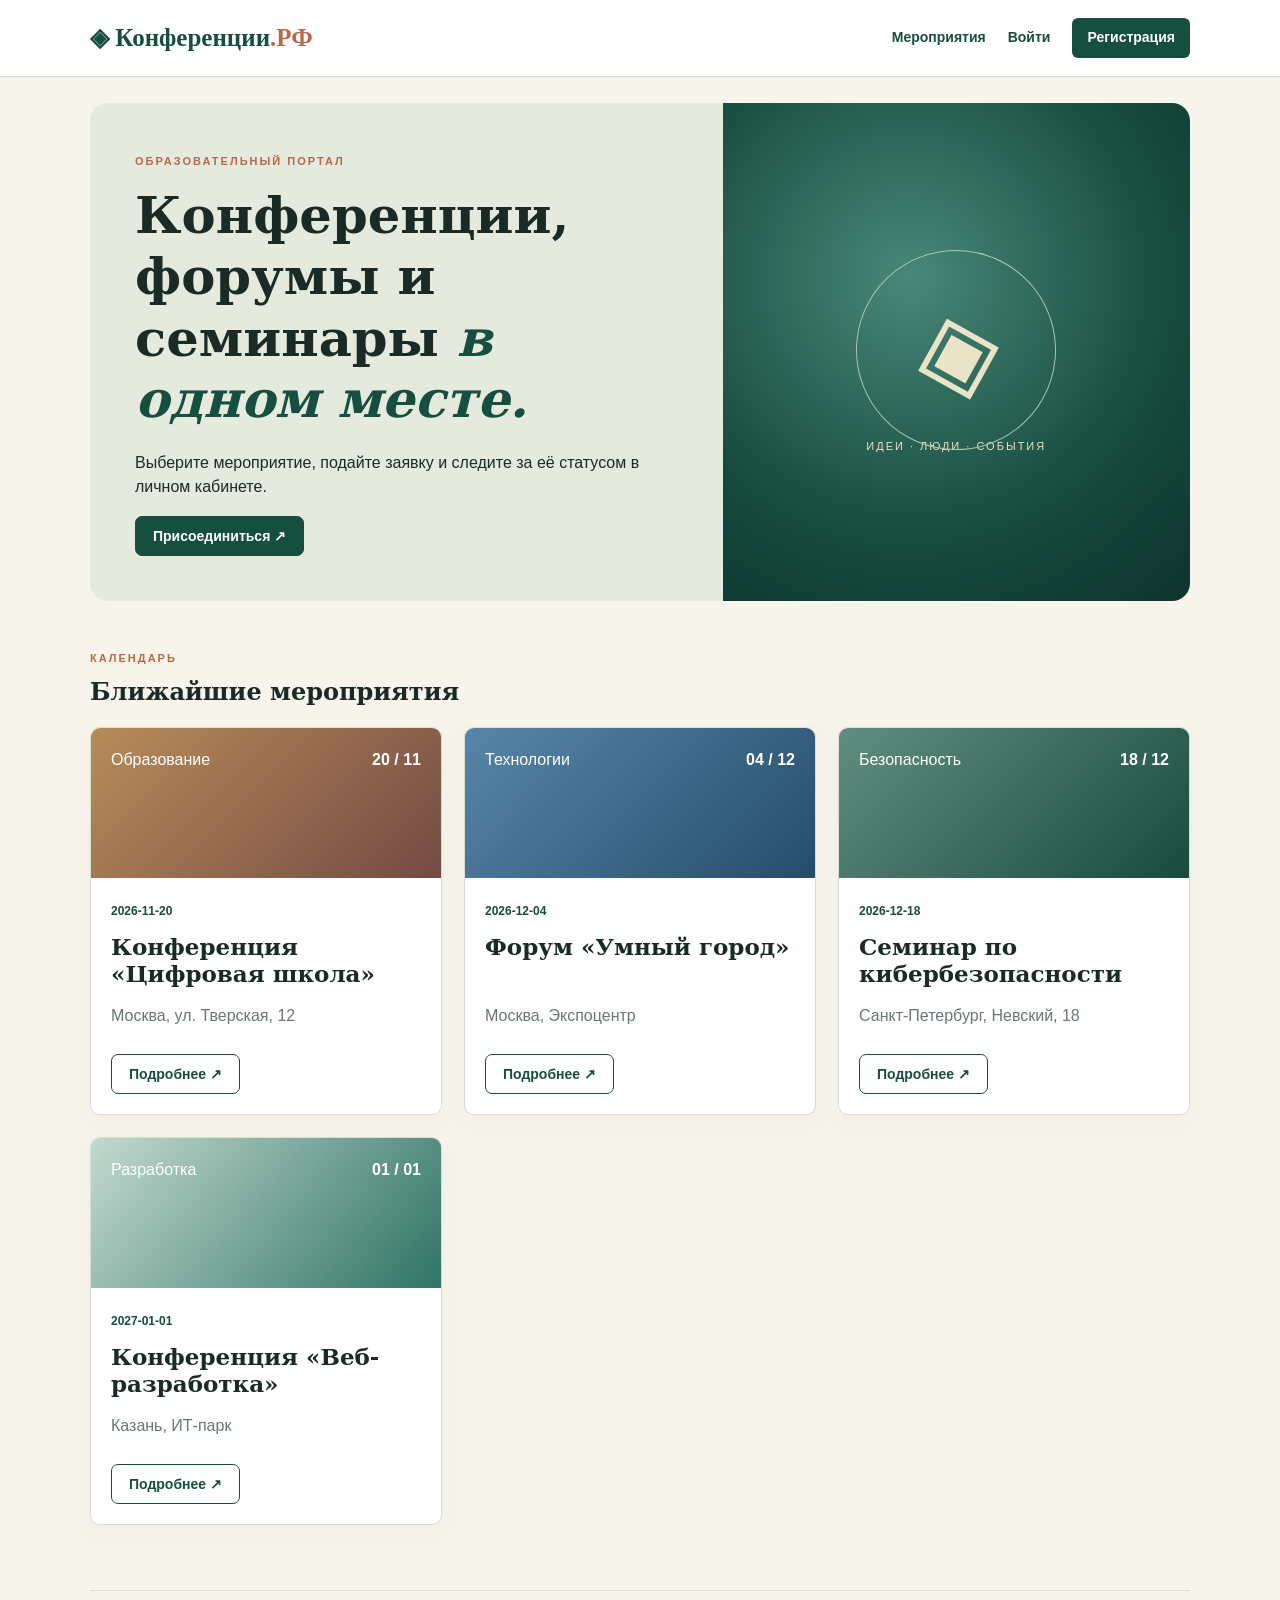
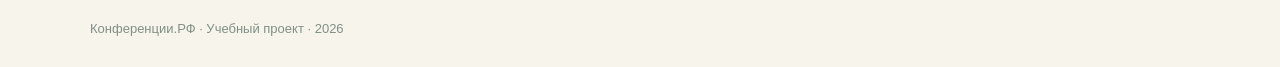
<file: screenshots/01_главная_макет.html>
<!doctype html><html lang="ru"><head><meta charset="utf-8"><meta name="viewport" content="width=device-width, initial-scale=1"><title>Конференции.РФ</title><style>:root{--green:#164e3f;--ink:#1b2a25;--cream:#f7f4eb;--line:#d9ddd2;--rust:#b96947}*{box-sizing:border-box}body{margin:0;background:var(--cream);font-family:Arial,'DejaVu Sans',sans-serif;color:var(--ink);line-height:1.55}h1,h2,h3{font-family:Georgia,'DejaVu Serif',serif;line-height:1.2}h1{font-size:clamp(32px,4vw,54px)}a{color:var(--green)}.container{width:min(1100px,calc(100% - 40px));margin:auto}.topbar{background:white;border-bottom:1px solid var(--line)}.nav{display:flex;align-items:center;justify-content:space-between;min-height:76px}.brand{font-family:Georgia,serif;font-size:25px;font-weight:bold;text-decoration:none;color:var(--green)}.brand span{color:var(--rust)}.navlinks{display:flex;gap:22px;align-items:center}.navlinks a{text-decoration:none;font-weight:600;font-size:14px}.navlinks form{margin:0}.link-button{border:0;background:transparent;color:var(--green);font:inherit;cursor:pointer}.nav-register{background:var(--green);color:white!important;padding:9px 15px;border-radius:6px}.menu-toggle{display:none}.main-content{min-height:calc(100vh - 190px);padding-top:26px;padding-bottom:65px}.hero{display:grid;grid-template-columns:1.15fr 0.85fr;background:#e5eade;border-radius:18px;overflow:hidden;min-height:340px}.hero>div:first-child{padding:45px}.hero h1{margin:12px 0 20px}.hero h1 em{color:var(--green)}.eyebrow{letter-spacing:2px;font-size:11px;font-weight:800;color:var(--rust)}.hero p{max-width:520px}.hero-illustration{background:radial-gradient(circle at 40% 35%,#498879,#174c3f 60%,#0e332d);display:flex;align-items:center;justify-content:center;flex-direction:column;color:#e9e3c8;overflow:hidden}.orbit{width:200px;height:200px;border:1px solid #a6c7b3;border-radius:50%;display:grid;place-items:center;font-size:110px;transform:rotate(-16deg)}.hero-illustration>span{margin-top:-12px;font-size:11px;letter-spacing:2px}.button{display:inline-block;background:var(--green);color:white;border:1px solid var(--green);border-radius:7px;padding:11px 17px;font:600 14px Arial;text-decoration:none;cursor:pointer}.button:hover{filter:brightness(1.15)}.button.outline{background:transparent;color:var(--green)}.button.danger{background:#fff;color:#a83f35;border-color:#d9b1ad}.section-heading{display:flex;align-items:center;justify-content:space-between;gap:10px;margin:38px 0 20px}.section-heading h2{margin:0}.cards{display:grid;grid-template-columns:repeat(3,1fr);gap:22px}.event-card,.panel,.review-card{background:#fff;border:1px solid var(--line);border-radius:10px;overflow:hidden;box-shadow:0 8px 24px #2f463009}.visual{height:150px;background:linear-gradient(130deg,#c3d9cf,#2f7464);padding:20px;display:flex;align-items:start;justify-content:space-between;color:#fff;gap:10px}.visual-1{background:linear-gradient(135deg,#b78c5a,#734b43)}.visual-2{background:linear-gradient(135deg,#5886a8,#264c6a)}.visual-3{background:linear-gradient(135deg,#618d80,#184b3e)}.event-inner{padding:20px}.event-inner h3{margin:10px 0;font-size:23px;min-height:55px}.event-inner p,.muted{color:#6b7770}.event-date{color:var(--green);font-size:12px;font-weight:bold}.event-inner .button{margin-top:9px}.footer{border-top:1px solid var(--line);padding:28px 0;color:#819087;font-size:13px}.form-shell{max-width:480px;margin:32px auto}.form-shell h1{margin-bottom:8px}.form-card{padding:27px;display:flex;flex-direction:column;gap:12px}.form-card label,.filters label{display:flex;flex-direction:column;gap:6px;font-size:13px;font-weight:650}.form-card input,.form-card select,.form-card textarea,.filters input,.filters select{padding:12px;border:1px solid #c9d2cb;border-radius:5px;font:15px Arial;background:white;width:100%}.field-error{color:#aa382d;font-size:12px;min-height:3px}.invalid{border-color:#aa382d!important}.form-shell .button{margin-top:5px}.flash{padding:14px 18px;background:#e1f1e9;border-left:4px solid var(--green);margin-bottom:20px}.event-detail{background:white;border:1px solid var(--line);border-radius:12px;padding:30px;margin:24px 0}.event-detail h1{margin:13px 0}.info-grid{display:grid;grid-template-columns:1fr 1fr;gap:20px;margin:25px 0}.notice{color:#a8513e}.back{display:inline-block;margin-top:10px}.review-card{padding:16px;margin:12px 0}.request-grid{display:grid;grid-template-columns:repeat(2,1fr);gap:16px}.request-card{padding:20px}.request-card h3{font-size:20px}.request-card p{margin:5px 0}.status{font-size:12px;border-radius:25px;padding:5px 10px;background:#eee}.status-1{background:#faeccd}.status-2{background:#dcecf5}.status-3{background:#daefe1}.actions{display:flex;gap:8px;align-items:center;flex-wrap:wrap;margin-top:16px}.actions form{margin:0}.filters{padding:15px;display:grid;grid-template-columns:1fr 1fr 1fr auto;gap:13px;align-items:end;margin:20px 0}.error-page{text-align:center;padding:60px 0}@media(max-width:760px){.container{width:calc(100% - 28px)}.nav{min-height:64px;position:relative}.brand{font-size:21px}.menu-toggle{display:block;background:white;border:1px solid var(--line);padding:8px 12px;font-size:19px;border-radius:6px}.navlinks{display:none;position:absolute;top:64px;left:0;right:0;flex-direction:column;align-items:stretch;background:white;padding:20px;z-index:10;box-shadow:0 15px 20px #0002}.navlinks.open{display:flex}.hero{display:block}.hero>div:first-child{padding:26px}.hero-illustration{display:none}.cards,.request-grid{grid-template-columns:1fr}.filters{grid-template-columns:1fr}.section-heading{align-items:flex-start;flex-direction:column}.event-inner h3{min-height:0}.event-detail{padding:22px}.info-grid{grid-template-columns:1fr}}
</style></head>
<body><header class="topbar"><div class="container nav"><a class="brand" href="/">◈ Конференции<span>.РФ</span></a><button class="menu-toggle" aria-label="Открыть меню" type="button">☰</button><nav class="navlinks"><a href="/">Мероприятия</a><a href="/login">Войти</a><a class="nav-register" href="/register">Регистрация</a></nav></div></header>
<main class="container main-content"><section class="hero"><div><span class="eyebrow">ОБРАЗОВАТЕЛЬНЫЙ ПОРТАЛ</span><h1>Конференции, форумы и семинары <em>в одном месте.</em></h1><p>Выберите мероприятие, подайте заявку и следите за её статусом в личном кабинете.</p><a class="button" href="/register">Присоединиться ↗</a></div><div class="hero-illustration"><div class="orbit">◈</div><span>ИДЕИ · ЛЮДИ · СОБЫТИЯ</span></div></section>
<div class="section-heading"><div><p class="eyebrow">КАЛЕНДАРЬ</p><h2>Ближайшие мероприятия</h2></div></div><div class="cards"><article class="event-card"><div class="visual visual-1"><span>Образование</span><b>20 / 11</b></div><div class="event-inner"><span class="event-date">2026-11-20</span><h3>Конференция «Цифровая школа»</h3><p>Москва, ул. Тверская, 12</p><a class="button outline" href="/events/1">Подробнее ↗</a></div></article><article class="event-card"><div class="visual visual-2"><span>Технологии</span><b>04 / 12</b></div><div class="event-inner"><span class="event-date">2026-12-04</span><h3>Форум «Умный город»</h3><p>Москва, Экспоцентр</p><a class="button outline" href="/events/2">Подробнее ↗</a></div></article><article class="event-card"><div class="visual visual-3"><span>Безопасность</span><b>18 / 12</b></div><div class="event-inner"><span class="event-date">2026-12-18</span><h3>Семинар по кибербезопасности</h3><p>Санкт-Петербург, Невский, 18</p><a class="button outline" href="/events/3">Подробнее ↗</a></div></article><article class="event-card"><div class="visual visual-0"><span>Разработка</span><b>01 / 01</b></div><div class="event-inner"><span class="event-date">2027-01-01</span><h3>Конференция «Веб-разработка»</h3><p>Казань, ИТ-парк</p><a class="button outline" href="/events/4">Подробнее ↗</a></div></article></div></main><footer class="container footer">Конференции.РФ · Учебный проект · 2026</footer></body></html>
</file>
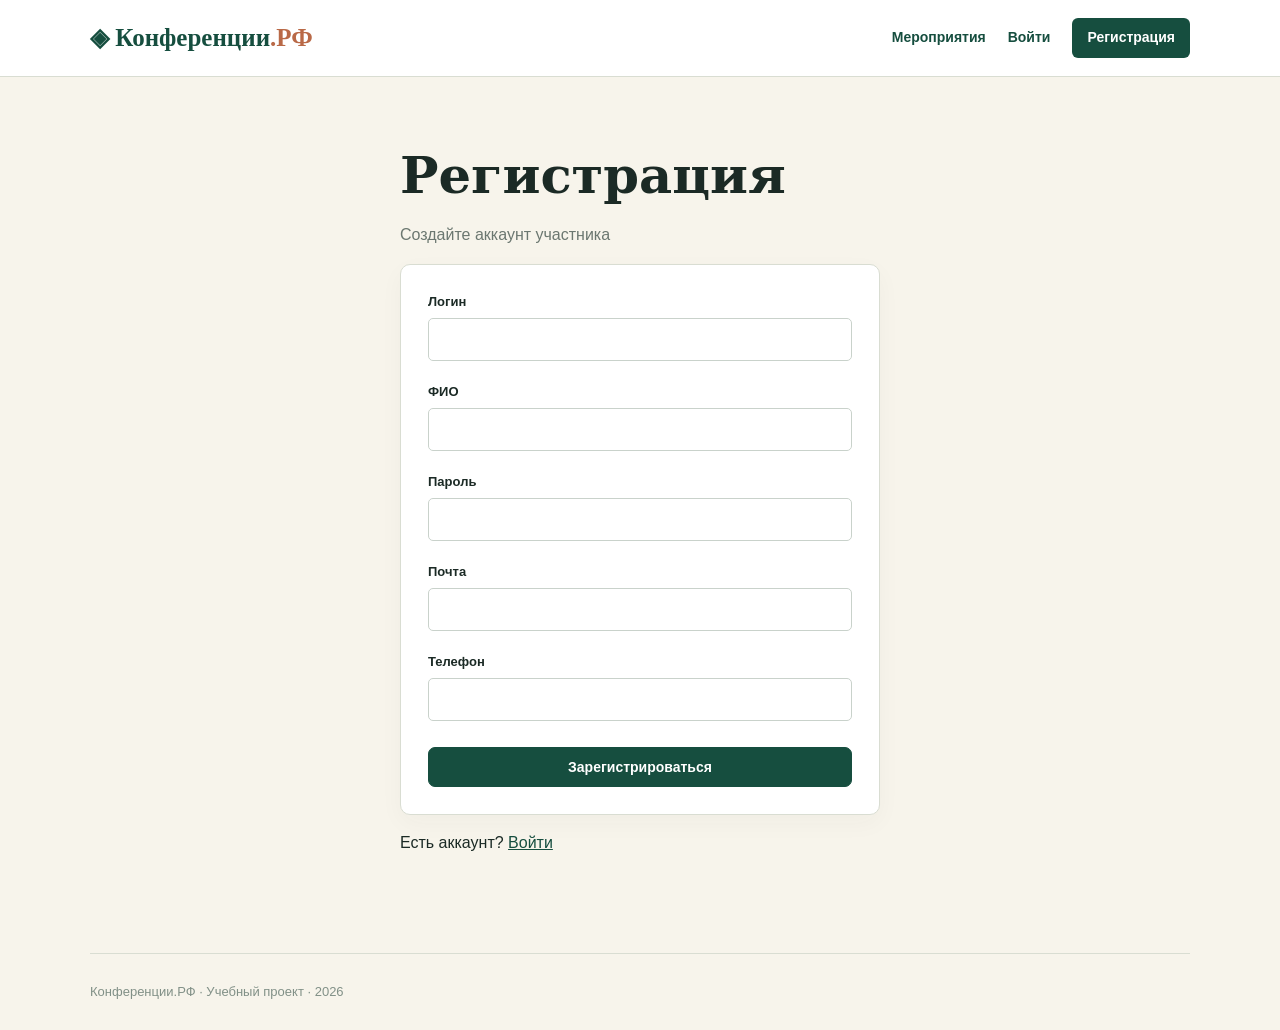
<file: screenshots/02_регистрация_макет.html>
<!doctype html><html lang="ru"><head><meta charset="utf-8"><meta name="viewport" content="width=device-width, initial-scale=1"><title>Конференции.РФ</title><style>:root{--green:#164e3f;--ink:#1b2a25;--cream:#f7f4eb;--line:#d9ddd2;--rust:#b96947}*{box-sizing:border-box}body{margin:0;background:var(--cream);font-family:Arial,'DejaVu Sans',sans-serif;color:var(--ink);line-height:1.55}h1,h2,h3{font-family:Georgia,'DejaVu Serif',serif;line-height:1.2}h1{font-size:clamp(32px,4vw,54px)}a{color:var(--green)}.container{width:min(1100px,calc(100% - 40px));margin:auto}.topbar{background:white;border-bottom:1px solid var(--line)}.nav{display:flex;align-items:center;justify-content:space-between;min-height:76px}.brand{font-family:Georgia,serif;font-size:25px;font-weight:bold;text-decoration:none;color:var(--green)}.brand span{color:var(--rust)}.navlinks{display:flex;gap:22px;align-items:center}.navlinks a{text-decoration:none;font-weight:600;font-size:14px}.navlinks form{margin:0}.link-button{border:0;background:transparent;color:var(--green);font:inherit;cursor:pointer}.nav-register{background:var(--green);color:white!important;padding:9px 15px;border-radius:6px}.menu-toggle{display:none}.main-content{min-height:calc(100vh - 190px);padding-top:26px;padding-bottom:65px}.hero{display:grid;grid-template-columns:1.15fr 0.85fr;background:#e5eade;border-radius:18px;overflow:hidden;min-height:340px}.hero>div:first-child{padding:45px}.hero h1{margin:12px 0 20px}.hero h1 em{color:var(--green)}.eyebrow{letter-spacing:2px;font-size:11px;font-weight:800;color:var(--rust)}.hero p{max-width:520px}.hero-illustration{background:radial-gradient(circle at 40% 35%,#498879,#174c3f 60%,#0e332d);display:flex;align-items:center;justify-content:center;flex-direction:column;color:#e9e3c8;overflow:hidden}.orbit{width:200px;height:200px;border:1px solid #a6c7b3;border-radius:50%;display:grid;place-items:center;font-size:110px;transform:rotate(-16deg)}.hero-illustration>span{margin-top:-12px;font-size:11px;letter-spacing:2px}.button{display:inline-block;background:var(--green);color:white;border:1px solid var(--green);border-radius:7px;padding:11px 17px;font:600 14px Arial;text-decoration:none;cursor:pointer}.button:hover{filter:brightness(1.15)}.button.outline{background:transparent;color:var(--green)}.button.danger{background:#fff;color:#a83f35;border-color:#d9b1ad}.section-heading{display:flex;align-items:center;justify-content:space-between;gap:10px;margin:38px 0 20px}.section-heading h2{margin:0}.cards{display:grid;grid-template-columns:repeat(3,1fr);gap:22px}.event-card,.panel,.review-card{background:#fff;border:1px solid var(--line);border-radius:10px;overflow:hidden;box-shadow:0 8px 24px #2f463009}.visual{height:150px;background:linear-gradient(130deg,#c3d9cf,#2f7464);padding:20px;display:flex;align-items:start;justify-content:space-between;color:#fff;gap:10px}.visual-1{background:linear-gradient(135deg,#b78c5a,#734b43)}.visual-2{background:linear-gradient(135deg,#5886a8,#264c6a)}.visual-3{background:linear-gradient(135deg,#618d80,#184b3e)}.event-inner{padding:20px}.event-inner h3{margin:10px 0;font-size:23px;min-height:55px}.event-inner p,.muted{color:#6b7770}.event-date{color:var(--green);font-size:12px;font-weight:bold}.event-inner .button{margin-top:9px}.footer{border-top:1px solid var(--line);padding:28px 0;color:#819087;font-size:13px}.form-shell{max-width:480px;margin:32px auto}.form-shell h1{margin-bottom:8px}.form-card{padding:27px;display:flex;flex-direction:column;gap:12px}.form-card label,.filters label{display:flex;flex-direction:column;gap:6px;font-size:13px;font-weight:650}.form-card input,.form-card select,.form-card textarea,.filters input,.filters select{padding:12px;border:1px solid #c9d2cb;border-radius:5px;font:15px Arial;background:white;width:100%}.field-error{color:#aa382d;font-size:12px;min-height:3px}.invalid{border-color:#aa382d!important}.form-shell .button{margin-top:5px}.flash{padding:14px 18px;background:#e1f1e9;border-left:4px solid var(--green);margin-bottom:20px}.event-detail{background:white;border:1px solid var(--line);border-radius:12px;padding:30px;margin:24px 0}.event-detail h1{margin:13px 0}.info-grid{display:grid;grid-template-columns:1fr 1fr;gap:20px;margin:25px 0}.notice{color:#a8513e}.back{display:inline-block;margin-top:10px}.review-card{padding:16px;margin:12px 0}.request-grid{display:grid;grid-template-columns:repeat(2,1fr);gap:16px}.request-card{padding:20px}.request-card h3{font-size:20px}.request-card p{margin:5px 0}.status{font-size:12px;border-radius:25px;padding:5px 10px;background:#eee}.status-1{background:#faeccd}.status-2{background:#dcecf5}.status-3{background:#daefe1}.actions{display:flex;gap:8px;align-items:center;flex-wrap:wrap;margin-top:16px}.actions form{margin:0}.filters{padding:15px;display:grid;grid-template-columns:1fr 1fr 1fr auto;gap:13px;align-items:end;margin:20px 0}.error-page{text-align:center;padding:60px 0}@media(max-width:760px){.container{width:calc(100% - 28px)}.nav{min-height:64px;position:relative}.brand{font-size:21px}.menu-toggle{display:block;background:white;border:1px solid var(--line);padding:8px 12px;font-size:19px;border-radius:6px}.navlinks{display:none;position:absolute;top:64px;left:0;right:0;flex-direction:column;align-items:stretch;background:white;padding:20px;z-index:10;box-shadow:0 15px 20px #0002}.navlinks.open{display:flex}.hero{display:block}.hero>div:first-child{padding:26px}.hero-illustration{display:none}.cards,.request-grid{grid-template-columns:1fr}.filters{grid-template-columns:1fr}.section-heading{align-items:flex-start;flex-direction:column}.event-inner h3{min-height:0}.event-detail{padding:22px}.info-grid{grid-template-columns:1fr}}
</style></head>
<body><header class="topbar"><div class="container nav"><a class="brand" href="/">◈ Конференции<span>.РФ</span></a><button class="menu-toggle" aria-label="Открыть меню" type="button">☰</button><nav class="navlinks"><a href="/">Мероприятия</a><a href="/login">Войти</a><a class="nav-register" href="/register">Регистрация</a></nav></div></header>
<main class="container main-content"><section class="form-shell"><h1>Регистрация</h1><p class="muted">Создайте аккаунт участника</p><form method="post" class="panel form-card" novalidate data-validate><input type="hidden" name="csrf_token" value="PREVIEW_ONLY"><label>Логин<input name="login" type="text" value="" maxlength="20" aria-describedby="err_login"><small class="field-error" id="err_login"></small></label><label>ФИО<input name="full_name" type="text" value=""  aria-describedby="err_full_name"><small class="field-error" id="err_full_name"></small></label><label>Пароль<input name="password" type="password" value="" maxlength="128" aria-describedby="err_password"><small class="field-error" id="err_password"></small></label><label>Почта<input name="email" type="email" value=""  aria-describedby="err_email"><small class="field-error" id="err_email"></small></label><label>Телефон<input name="phone" type="tel" value=""  aria-describedby="err_phone"><small class="field-error" id="err_phone"></small></label><button class="button" type="submit">Зарегистрироваться</button></form><p>Есть аккаунт? <a href="/login">Войти</a></p></section></main><footer class="container footer">Конференции.РФ · Учебный проект · 2026</footer></body></html>
</file>
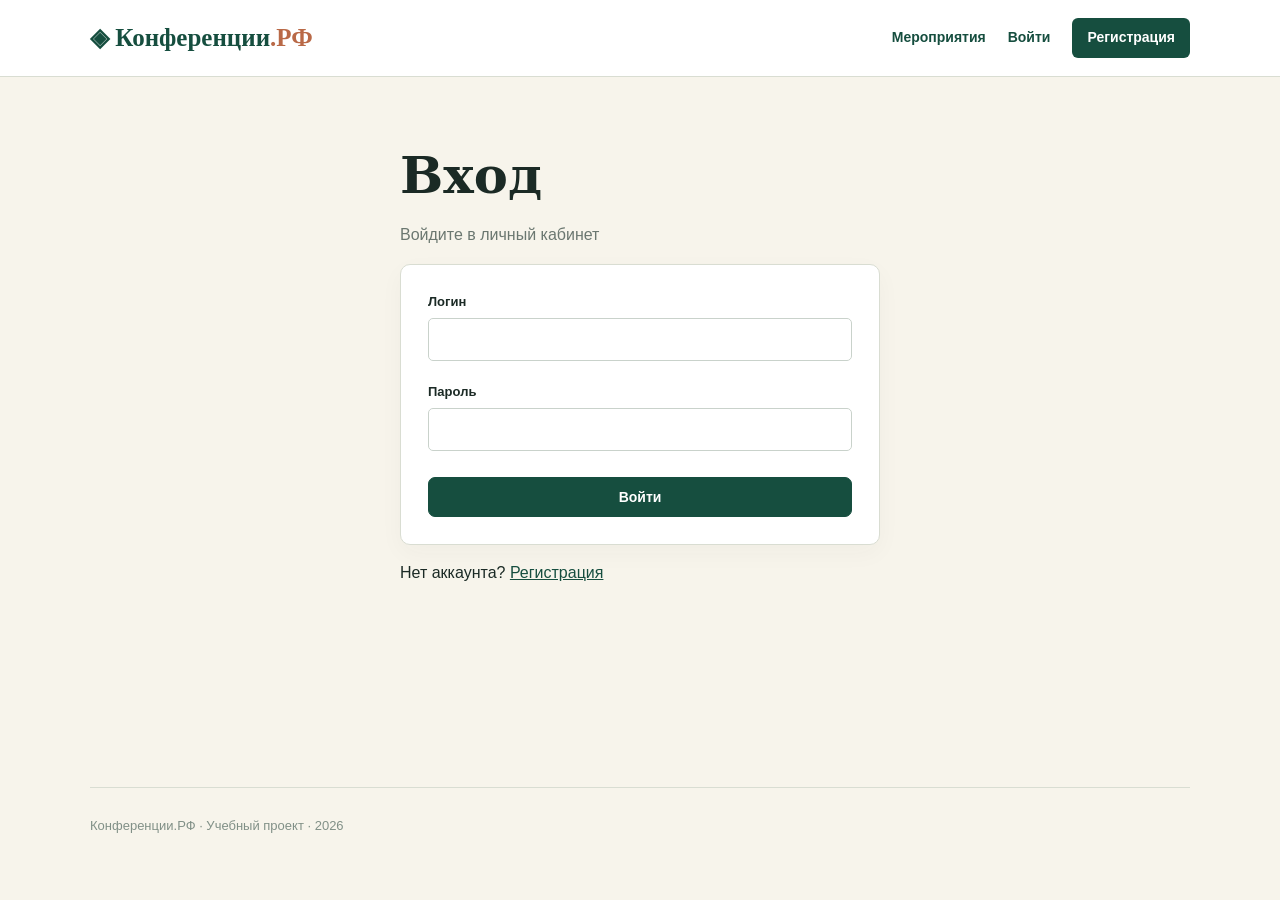
<file: screenshots/03_вход_макет.html>
<!doctype html><html lang="ru"><head><meta charset="utf-8"><meta name="viewport" content="width=device-width, initial-scale=1"><title>Конференции.РФ</title><style>:root{--green:#164e3f;--ink:#1b2a25;--cream:#f7f4eb;--line:#d9ddd2;--rust:#b96947}*{box-sizing:border-box}body{margin:0;background:var(--cream);font-family:Arial,'DejaVu Sans',sans-serif;color:var(--ink);line-height:1.55}h1,h2,h3{font-family:Georgia,'DejaVu Serif',serif;line-height:1.2}h1{font-size:clamp(32px,4vw,54px)}a{color:var(--green)}.container{width:min(1100px,calc(100% - 40px));margin:auto}.topbar{background:white;border-bottom:1px solid var(--line)}.nav{display:flex;align-items:center;justify-content:space-between;min-height:76px}.brand{font-family:Georgia,serif;font-size:25px;font-weight:bold;text-decoration:none;color:var(--green)}.brand span{color:var(--rust)}.navlinks{display:flex;gap:22px;align-items:center}.navlinks a{text-decoration:none;font-weight:600;font-size:14px}.navlinks form{margin:0}.link-button{border:0;background:transparent;color:var(--green);font:inherit;cursor:pointer}.nav-register{background:var(--green);color:white!important;padding:9px 15px;border-radius:6px}.menu-toggle{display:none}.main-content{min-height:calc(100vh - 190px);padding-top:26px;padding-bottom:65px}.hero{display:grid;grid-template-columns:1.15fr 0.85fr;background:#e5eade;border-radius:18px;overflow:hidden;min-height:340px}.hero>div:first-child{padding:45px}.hero h1{margin:12px 0 20px}.hero h1 em{color:var(--green)}.eyebrow{letter-spacing:2px;font-size:11px;font-weight:800;color:var(--rust)}.hero p{max-width:520px}.hero-illustration{background:radial-gradient(circle at 40% 35%,#498879,#174c3f 60%,#0e332d);display:flex;align-items:center;justify-content:center;flex-direction:column;color:#e9e3c8;overflow:hidden}.orbit{width:200px;height:200px;border:1px solid #a6c7b3;border-radius:50%;display:grid;place-items:center;font-size:110px;transform:rotate(-16deg)}.hero-illustration>span{margin-top:-12px;font-size:11px;letter-spacing:2px}.button{display:inline-block;background:var(--green);color:white;border:1px solid var(--green);border-radius:7px;padding:11px 17px;font:600 14px Arial;text-decoration:none;cursor:pointer}.button:hover{filter:brightness(1.15)}.button.outline{background:transparent;color:var(--green)}.button.danger{background:#fff;color:#a83f35;border-color:#d9b1ad}.section-heading{display:flex;align-items:center;justify-content:space-between;gap:10px;margin:38px 0 20px}.section-heading h2{margin:0}.cards{display:grid;grid-template-columns:repeat(3,1fr);gap:22px}.event-card,.panel,.review-card{background:#fff;border:1px solid var(--line);border-radius:10px;overflow:hidden;box-shadow:0 8px 24px #2f463009}.visual{height:150px;background:linear-gradient(130deg,#c3d9cf,#2f7464);padding:20px;display:flex;align-items:start;justify-content:space-between;color:#fff;gap:10px}.visual-1{background:linear-gradient(135deg,#b78c5a,#734b43)}.visual-2{background:linear-gradient(135deg,#5886a8,#264c6a)}.visual-3{background:linear-gradient(135deg,#618d80,#184b3e)}.event-inner{padding:20px}.event-inner h3{margin:10px 0;font-size:23px;min-height:55px}.event-inner p,.muted{color:#6b7770}.event-date{color:var(--green);font-size:12px;font-weight:bold}.event-inner .button{margin-top:9px}.footer{border-top:1px solid var(--line);padding:28px 0;color:#819087;font-size:13px}.form-shell{max-width:480px;margin:32px auto}.form-shell h1{margin-bottom:8px}.form-card{padding:27px;display:flex;flex-direction:column;gap:12px}.form-card label,.filters label{display:flex;flex-direction:column;gap:6px;font-size:13px;font-weight:650}.form-card input,.form-card select,.form-card textarea,.filters input,.filters select{padding:12px;border:1px solid #c9d2cb;border-radius:5px;font:15px Arial;background:white;width:100%}.field-error{color:#aa382d;font-size:12px;min-height:3px}.invalid{border-color:#aa382d!important}.form-shell .button{margin-top:5px}.flash{padding:14px 18px;background:#e1f1e9;border-left:4px solid var(--green);margin-bottom:20px}.event-detail{background:white;border:1px solid var(--line);border-radius:12px;padding:30px;margin:24px 0}.event-detail h1{margin:13px 0}.info-grid{display:grid;grid-template-columns:1fr 1fr;gap:20px;margin:25px 0}.notice{color:#a8513e}.back{display:inline-block;margin-top:10px}.review-card{padding:16px;margin:12px 0}.request-grid{display:grid;grid-template-columns:repeat(2,1fr);gap:16px}.request-card{padding:20px}.request-card h3{font-size:20px}.request-card p{margin:5px 0}.status{font-size:12px;border-radius:25px;padding:5px 10px;background:#eee}.status-1{background:#faeccd}.status-2{background:#dcecf5}.status-3{background:#daefe1}.actions{display:flex;gap:8px;align-items:center;flex-wrap:wrap;margin-top:16px}.actions form{margin:0}.filters{padding:15px;display:grid;grid-template-columns:1fr 1fr 1fr auto;gap:13px;align-items:end;margin:20px 0}.error-page{text-align:center;padding:60px 0}@media(max-width:760px){.container{width:calc(100% - 28px)}.nav{min-height:64px;position:relative}.brand{font-size:21px}.menu-toggle{display:block;background:white;border:1px solid var(--line);padding:8px 12px;font-size:19px;border-radius:6px}.navlinks{display:none;position:absolute;top:64px;left:0;right:0;flex-direction:column;align-items:stretch;background:white;padding:20px;z-index:10;box-shadow:0 15px 20px #0002}.navlinks.open{display:flex}.hero{display:block}.hero>div:first-child{padding:26px}.hero-illustration{display:none}.cards,.request-grid{grid-template-columns:1fr}.filters{grid-template-columns:1fr}.section-heading{align-items:flex-start;flex-direction:column}.event-inner h3{min-height:0}.event-detail{padding:22px}.info-grid{grid-template-columns:1fr}}
</style></head>
<body><header class="topbar"><div class="container nav"><a class="brand" href="/">◈ Конференции<span>.РФ</span></a><button class="menu-toggle" aria-label="Открыть меню" type="button">☰</button><nav class="navlinks"><a href="/">Мероприятия</a><a href="/login">Войти</a><a class="nav-register" href="/register">Регистрация</a></nav></div></header>
<main class="container main-content"><section class="form-shell"><h1>Вход</h1><p class="muted">Войдите в личный кабинет</p><form method="post" class="panel form-card" novalidate data-validate><input type="hidden" name="csrf_token" value="PREVIEW_ONLY"><label>Логин<input name="login" maxlength="20" autocomplete="username"><small class="field-error"></small></label><label>Пароль<input name="password" type="password" maxlength="128" autocomplete="current-password"><small class="field-error"></small></label><button class="button" type="submit">Войти</button></form><p>Нет аккаунта? <a href="/register">Регистрация</a></p></section></main><footer class="container footer">Конференции.РФ · Учебный проект · 2026</footer></body></html>
</file>
